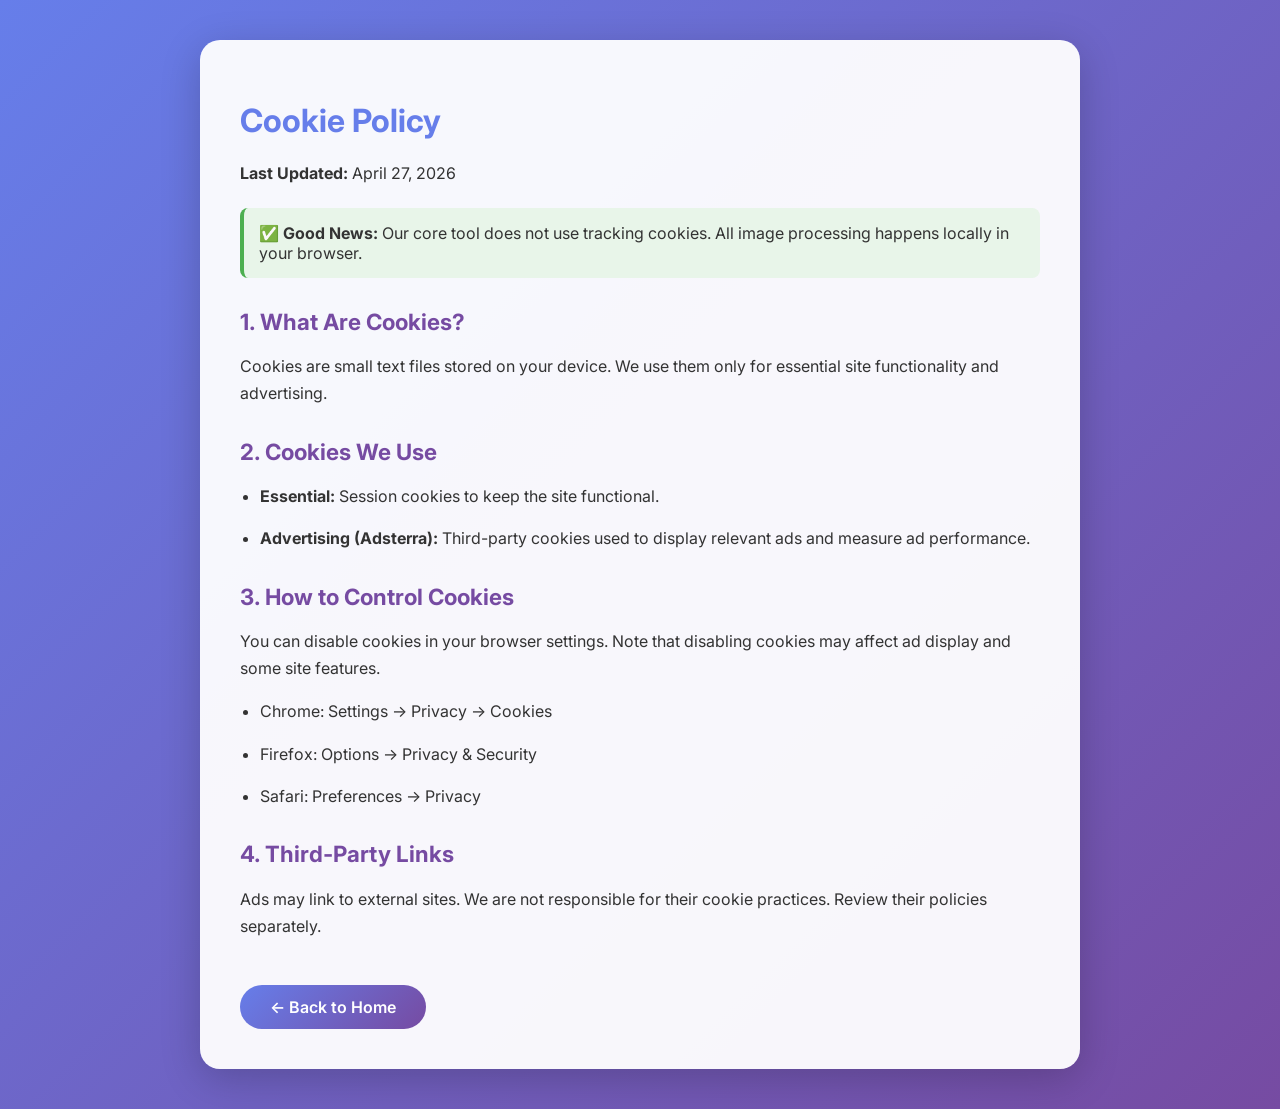
<file: cookies.html>
<!DOCTYPE html>
<html lang="en">
<head>
    <meta charset="UTF-8">
    <meta name="viewport" content="width=device-width, initial-scale=1.0">
    <title>Cookie Policy - Image Renamer Pro</title>
    <link href="https://fonts.googleapis.com/css2?family=Inter:wght@400;600;700&display=swap" rel="stylesheet">
    <style>
        :root { --primary: #667eea; --secondary: #764ba2; --gradient: linear-gradient(135deg, var(--primary) 0%, var(--secondary) 100%); }
        body { font-family: 'Inter', sans-serif; background: var(--gradient); min-height: 100vh; margin: 0; padding: 40px 20px; color: #333; }
        .container { max-width: 800px; margin: 0 auto; background: rgba(255,255,255,0.95); padding: 40px; border-radius: 20px; box-shadow: 0 10px 40px rgba(0,0,0,0.2); }
        h1 { color: var(--primary); margin-bottom: 20px; }
        h2 { color: var(--secondary); margin-top: 30px; font-size: 1.4em; }
        p, li { line-height: 1.7; margin-bottom: 15px; }
        ul { padding-left: 20px; }
        .back-btn { display: inline-block; margin-top: 30px; padding: 12px 30px; background: var(--gradient); color: white; text-decoration: none; border-radius: 30px; font-weight: 600; }
        .back-btn:hover { opacity: 0.9; }
        .info { background: #e8f5e9; padding: 15px; border-left: 4px solid #4caf50; border-radius: 8px; margin: 20px 0; }
    </style>
</head>
<body>
    <div class="container">
        <h1>Cookie Policy</h1>
        <p><strong>Last Updated:</strong> April 27, 2026</p>

        <div class="info">
            ✅ <strong>Good News:</strong> Our core tool does not use tracking cookies. All image processing happens locally in your browser.
        </div>

        <h2>1. What Are Cookies?</h2>
        <p>Cookies are small text files stored on your device. We use them only for essential site functionality and advertising.</p>

        <h2>2. Cookies We Use</h2>
        <ul>
            <li><strong>Essential:</strong> Session cookies to keep the site functional.</li>
            <li><strong>Advertising (Adsterra):</strong> Third-party cookies used to display relevant ads and measure ad performance.</li>
        </ul>

        <h2>3. How to Control Cookies</h2>
        <p>You can disable cookies in your browser settings. Note that disabling cookies may affect ad display and some site features.</p>
        <ul>
            <li>Chrome: Settings → Privacy → Cookies</li>
            <li>Firefox: Options → Privacy & Security</li>
            <li>Safari: Preferences → Privacy</li>
        </ul>

        <h2>4. Third-Party Links</h2>
        <p>Ads may link to external sites. We are not responsible for their cookie practices. Review their policies separately.</p>

        <a href="/" class="back-btn">← Back to Home</a>
    </div>
</body>
</html>
</file>
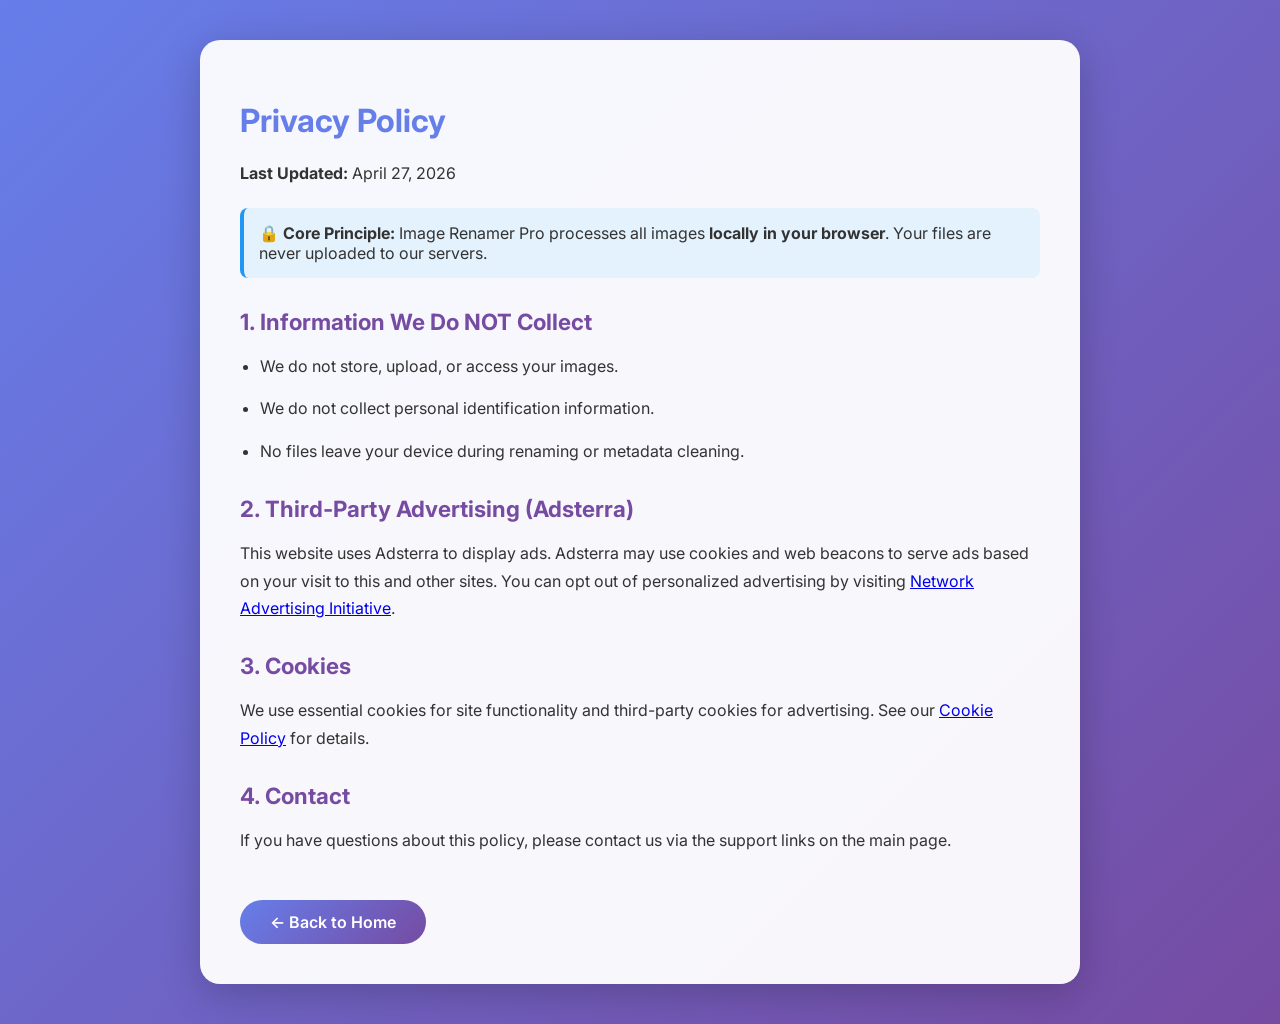
<file: privacy.html>
<!DOCTYPE html>
<html lang="en">
<head>
    <meta charset="UTF-8">
    <meta name="viewport" content="width=device-width, initial-scale=1.0">
    <title>Privacy Policy - Image Renamer Pro</title>
    <link href="https://fonts.googleapis.com/css2?family=Inter:wght@400;600;700&display=swap" rel="stylesheet">
    <style>
        :root { --primary: #667eea; --secondary: #764ba2; --gradient: linear-gradient(135deg, var(--primary) 0%, var(--secondary) 100%); }
        body { font-family: 'Inter', sans-serif; background: var(--gradient); min-height: 100vh; margin: 0; padding: 40px 20px; color: #333; }
        .container { max-width: 800px; margin: 0 auto; background: rgba(255,255,255,0.95); padding: 40px; border-radius: 20px; box-shadow: 0 10px 40px rgba(0,0,0,0.2); }
        h1 { color: var(--primary); margin-bottom: 20px; }
        h2 { color: var(--secondary); margin-top: 30px; font-size: 1.4em; }
        p, li { line-height: 1.7; margin-bottom: 15px; }
        ul { padding-left: 20px; }
        .back-btn { display: inline-block; margin-top: 30px; padding: 12px 30px; background: var(--gradient); color: white; text-decoration: none; border-radius: 30px; font-weight: 600; }
        .back-btn:hover { opacity: 0.9; }
        .highlight { background: #e3f2fd; padding: 15px; border-left: 4px solid #2196f3; border-radius: 8px; margin: 20px 0; }
    </style>
</head>
<body>
    <div class="container">
        <h1>Privacy Policy</h1>
        <p><strong>Last Updated:</strong> April 27, 2026</p>
        
        <div class="highlight">
            🔒 <strong>Core Principle:</strong> Image Renamer Pro processes all images <strong>locally in your browser</strong>. Your files are never uploaded to our servers.
        </div>

        <h2>1. Information We Do NOT Collect</h2>
        <ul>
            <li>We do not store, upload, or access your images.</li>
            <li>We do not collect personal identification information.</li>
            <li>No files leave your device during renaming or metadata cleaning.</li>
        </ul>

        <h2>2. Third-Party Advertising (Adsterra)</h2>
        <p>This website uses Adsterra to display ads. Adsterra may use cookies and web beacons to serve ads based on your visit to this and other sites. You can opt out of personalized advertising by visiting <a href="https://optout.networkadvertising.org/" target="_blank">Network Advertising Initiative</a>.</p>

        <h2>3. Cookies</h2>
        <p>We use essential cookies for site functionality and third-party cookies for advertising. See our <a href="cookies.html">Cookie Policy</a> for details.</p>

        <h2>4. Contact</h2>
        <p>If you have questions about this policy, please contact us via the support links on the main page.</p>

        <a href="/" class="back-btn">← Back to Home</a>
    </div>
</body>
</html>
</file>
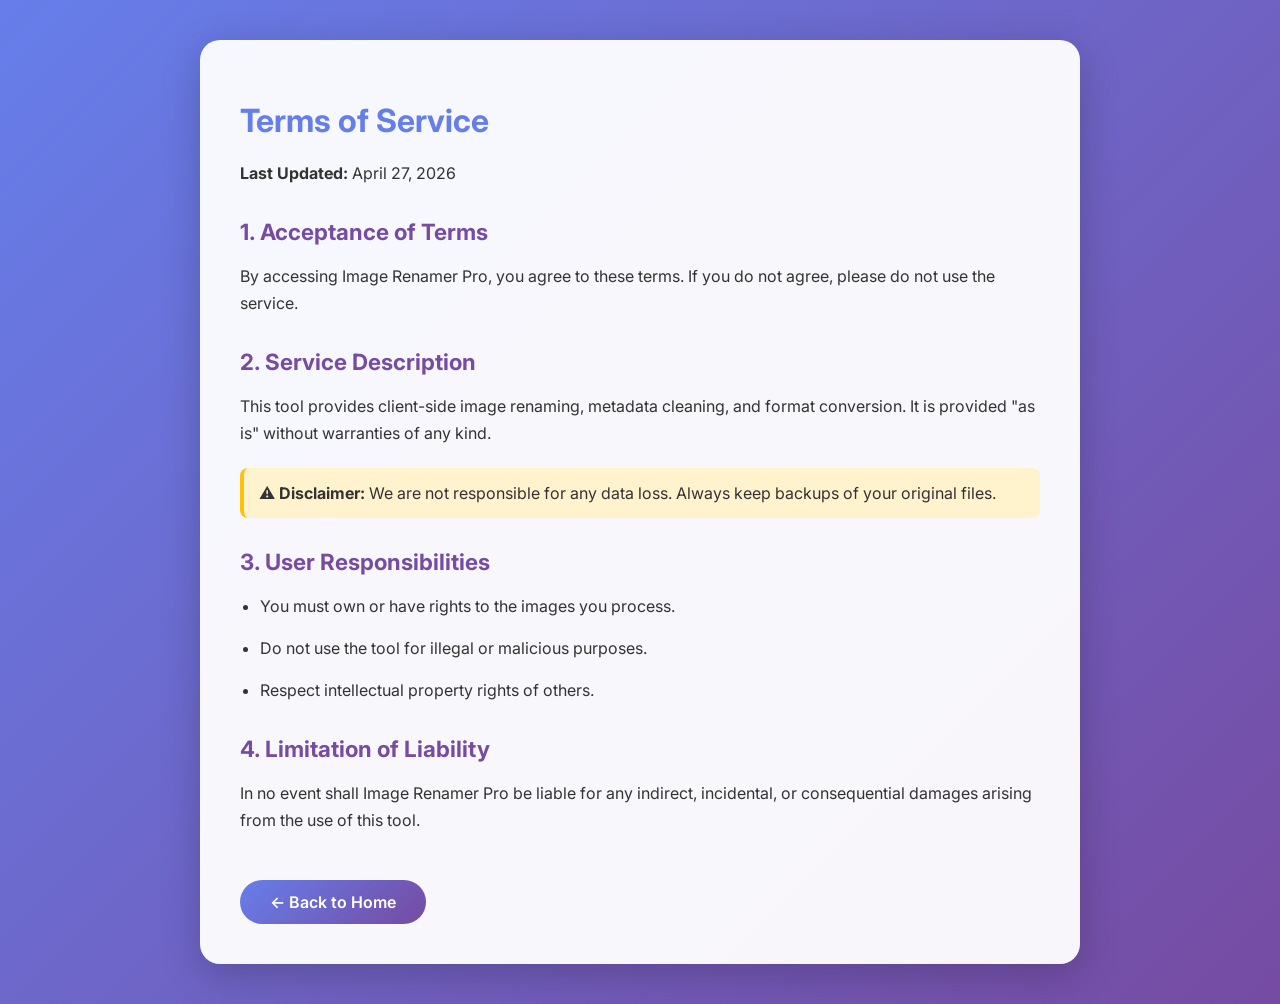
<file: terms.html>
<!DOCTYPE html>
<html lang="en">
<head>
    <meta charset="UTF-8">
    <meta name="viewport" content="width=device-width, initial-scale=1.0">
    <title>Terms of Service - Image Renamer Pro</title>
    <link href="https://fonts.googleapis.com/css2?family=Inter:wght@400;600;700&display=swap" rel="stylesheet">
    <style>
        :root { --primary: #667eea; --secondary: #764ba2; --gradient: linear-gradient(135deg, var(--primary) 0%, var(--secondary) 100%); }
        body { font-family: 'Inter', sans-serif; background: var(--gradient); min-height: 100vh; margin: 0; padding: 40px 20px; color: #333; }
        .container { max-width: 800px; margin: 0 auto; background: rgba(255,255,255,0.95); padding: 40px; border-radius: 20px; box-shadow: 0 10px 40px rgba(0,0,0,0.2); }
        h1 { color: var(--primary); margin-bottom: 20px; }
        h2 { color: var(--secondary); margin-top: 30px; font-size: 1.4em; }
        p, li { line-height: 1.7; margin-bottom: 15px; }
        ul { padding-left: 20px; }
        .back-btn { display: inline-block; margin-top: 30px; padding: 12px 30px; background: var(--gradient); color: white; text-decoration: none; border-radius: 30px; font-weight: 600; }
        .back-btn:hover { opacity: 0.9; }
        .warning { background: #fff3cd; padding: 15px; border-left: 4px solid #ffc107; border-radius: 8px; margin: 20px 0; }
    </style>
</head>
<body>
    <div class="container">
        <h1>Terms of Service</h1>
        <p><strong>Last Updated:</strong> April 27, 2026</p>

        <h2>1. Acceptance of Terms</h2>
        <p>By accessing Image Renamer Pro, you agree to these terms. If you do not agree, please do not use the service.</p>

        <h2>2. Service Description</h2>
        <p>This tool provides client-side image renaming, metadata cleaning, and format conversion. It is provided "as is" without warranties of any kind.</p>

        <div class="warning">
            ⚠️ <strong>Disclaimer:</strong> We are not responsible for any data loss. Always keep backups of your original files.
        </div>

        <h2>3. User Responsibilities</h2>
        <ul>
            <li>You must own or have rights to the images you process.</li>
            <li>Do not use the tool for illegal or malicious purposes.</li>
            <li>Respect intellectual property rights of others.</li>
        </ul>

        <h2>4. Limitation of Liability</h2>
        <p>In no event shall Image Renamer Pro be liable for any indirect, incidental, or consequential damages arising from the use of this tool.</p>

        <a href="/" class="back-btn">← Back to Home</a>
    </div>
</body>
</html>
</file>
